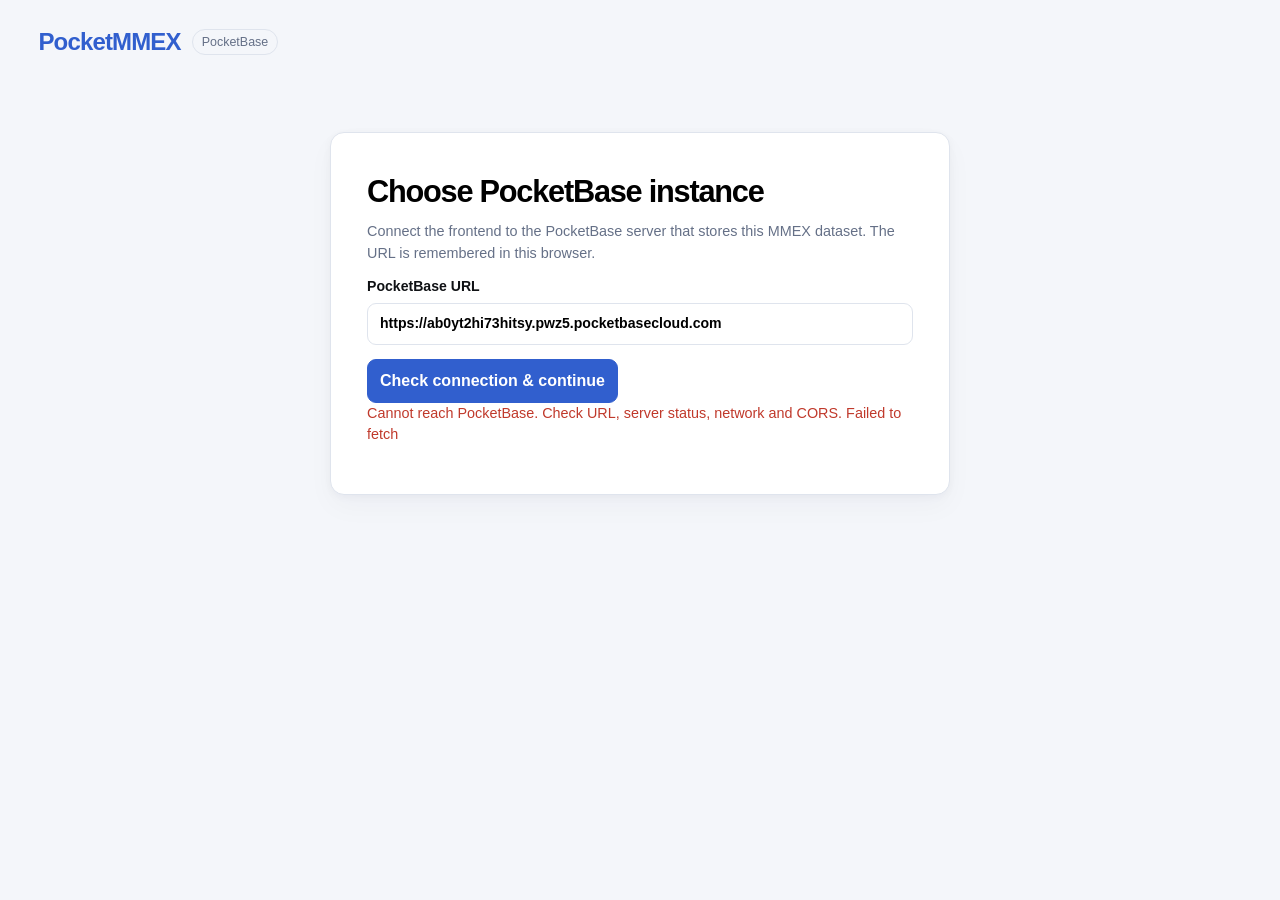
<file: docs/index.html>
<!doctype html>
<html lang="en">
<head>
  <meta charset="utf-8">
  <meta name="viewport" content="width=device-width, initial-scale=1">

  <!-- Google tag (gtag.js) -->
  <script async src="https://www.googletagmanager.com/gtag/js?id=G-BYSBS45NEY"></script>
  <script>
    window.dataLayer = window.dataLayer || [];
    function gtag(){dataLayer.push(arguments);}
    gtag('js', new Date());
    gtag('config', 'G-BYSBS45NEY', {
      page_title: 'PocketMMEX'
    });
  </script>

  <meta http-equiv="refresh" content="0; url=PocketBaseWebApp/">

  <title>PocketMMEX — MMEX Web</title>
</head>
<body>
  <p>
    <a href="PocketBaseWebApp/">Open PocketMMEX</a>
  </p>
</body>
</html>
</file>
<file: docs/PocketBaseWebApp/style.css>
:root {
  color-scheme: light dark;
  font-family: Inter, -apple-system, BlinkMacSystemFont, "Segoe UI", sans-serif;
  font-synthesis: none;
  text-rendering: optimizeLegibility;
  --accent: #315fce;
  --accent-strong: #244eaf;
  --accent-soft: #edf2ff;
  --line: #dfe4ed;
  --muted: #657087;
  --page: #f4f6fa;
  --surface: #fff;
  --surface-subtle: #f8f9fc;
  --shadow: 0 2px 8px #18233b0a, 0 12px 28px #18233b08;
  --radius: 14px;
}

@media (prefers-color-scheme: dark) {
  :root {
    --accent: #8baeff;
    --accent-strong: #a9c1ff;
    --accent-soft: #293653;
    --line: #343b49;
    --muted: #a4adbe;
    --page: #14171d;
    --surface: #1d222b;
    --surface-subtle: #242a35;
    --shadow: 0 2px 12px #0004;
  }
}

* { box-sizing: border-box; }
body {
  max-width: 1480px;
  margin: 0 auto;
  padding: 24px clamp(16px, 3vw, 42px) 72px;
  color: CanvasText;
  background: var(--page);
  line-height: 1.5;
}
h1, h2, h3, p { margin-top: 0; }
h1 { margin-bottom: 0; font-size: 1.5rem; letter-spacing: -.035em; }
h2 { margin: 0 0 6px; font-size: clamp(1.55rem, 2.4vw, 2rem); letter-spacing: -.04em; }
h3 { margin: 0 0 8px; font-size: 1.04rem; letter-spacing: -.015em; }
p { margin-bottom: 12px; }
.muted { color: var(--muted); }
.hint { font-size: .9rem; }
.small { font-size: .82rem; }
.hidden { display: none !important; }
.brandline { display: flex; align-items: center; gap: 11px; margin: 0 0 22px; }
.brandline h1 { color: var(--accent); }
.brandline .muted { padding: 3px 9px; border: 1px solid var(--line); border-radius: 99px; font-size: .78rem; }

.card, #loginScreen, #instanceScreen, #adminScreen {
  margin: 16px 0;
  padding: 20px;
  border: 1px solid var(--line);
  border-radius: var(--radius);
  background: var(--surface);
  box-shadow: var(--shadow);
}
#loginScreen, #instanceScreen { max-width: 620px; margin: 8vh auto 0; padding: clamp(22px, 4vw, 36px); }
#adminScreen { max-width: 920px; margin: 20px auto; }
#workspace > .toolbar {
  position: relative;
  display: flex;
  align-items: center;
  justify-content: space-between;
  gap: 16px;
  padding: 14px 17px;
  border: 1px solid var(--line);
  border-radius: var(--radius);
  background: var(--surface);
  box-shadow: var(--shadow);
}
#userEmail { font-size: .95rem; }
.instance-chip { max-width: min(60vw, 650px); overflow-wrap: anywhere; }

.toolbar, .row { display: flex; align-items: center; justify-content: space-between; gap: 10px; flex-wrap: wrap; }
.toolbar .row { justify-content: flex-start; }
.topnav {
  position: sticky;
  z-index: 5;
  top: 0;
  display: flex;
  gap: 4px;
  overflow-x: auto;
  margin: 12px 0 24px;
  padding: 7px;
  border: 1px solid var(--line);
  border-radius: 13px;
  background: color-mix(in srgb, var(--surface) 94%, transparent);
  box-shadow: var(--shadow);
  scrollbar-width: thin;
  backdrop-filter: blur(12px);
}
.topnav button { flex: 0 0 auto; border-color: transparent; background: transparent; box-shadow: none; }
.topnav button[aria-current="page"] { color: white; border-color: var(--accent); background: #315fce; }
.tab-count {
  display: inline-flex;
  min-width: 1.55em;
  height: 1.55em;
  align-items: center;
  justify-content: center;
  margin-left: 4px;
  padding: 0 5px;
  border: 1px solid currentColor;
  border-radius: 99px;
  font-size: .75em;
  line-height: 1;
  opacity: .7;
  font-variant-numeric: tabular-nums;
}
.topnav button[aria-current="page"] .tab-count { opacity: 1; }
.view { display: none; }
.view.active { display: block; animation: view-in .18s ease-out; }
@keyframes view-in { from { opacity: .55; transform: translateY(3px); } to { opacity: 1; transform: none; } }
.view > h2 { margin-bottom: 5px; }
.view > h2 + .muted, .view > h2 + p { margin-bottom: 20px; }

input, select, button {
  min-height: 40px;
  padding: 9px 12px;
  border: 1px solid var(--line);
  border-radius: 9px;
  color: CanvasText;
  background: var(--surface);
  font: inherit;
}
input, select { width: 100%; }
input, select, button, summary { transition: border-color .15s ease, box-shadow .15s ease, background-color .15s ease, transform .15s ease; }
input:focus, select:focus, button:focus-visible, summary:focus-visible { outline: none; border-color: var(--accent); box-shadow: 0 0 0 3px color-mix(in srgb, var(--accent) 22%, transparent); }
button { cursor: pointer; font-weight: 560; }
button:hover:not(:disabled) { border-color: color-mix(in srgb, var(--accent) 55%, var(--line)); background-color: var(--accent-soft); }
button:active:not(:disabled) { transform: translateY(1px); }
button:disabled { cursor: not-allowed; opacity: .5; }
button[type="submit"], #loginButton, #connectButton, #initializeButton { color: white; border-color: var(--accent); background: #315fce; }
button[type="submit"]:hover, #loginButton:hover, #connectButton:hover, #initializeButton:hover { color: white; border-color: var(--accent-strong); background: var(--accent-strong); }
button[data-refresh], #refreshTransactions, #clearTxFilters { color: var(--muted); }
label { display: grid; min-width: 0; gap: 6px; color: color-mix(in srgb, CanvasText 85%, var(--muted)); font-size: .88rem; font-weight: 560; }
form { display: grid; max-width: 640px; gap: 14px; }
.checkbox { display: flex; align-items: center; gap: 9px; font-weight: 450; }
.checkbox input, input[type="checkbox"] { width: 17px; min-height: 17px; height: 17px; margin: 0; accent-color: var(--accent); }
.error { color: #c0392b; white-space: pre-wrap; }
.ok { color: #16834a; }
.status { min-height: 1.3em; }
.warning, .success { padding: 11px 14px; border-left: 3px solid #d99a20; border-radius: 7px; background: color-mix(in srgb, #d99a20 9%, var(--surface)); }
.success { border-color: #16834a; background: color-mix(in srgb, #16834a 9%, var(--surface)); }
.pill { padding: 4px 10px; border: 1px solid var(--line); border-radius: 99px; color: var(--muted); font-size: .8rem; }

.stats { display: grid; grid-template-columns: repeat(3, minmax(0, 1fr)); gap: 13px; margin: 20px 0 12px; }
.stat { min-height: 112px; padding: 18px 20px; border: 1px solid var(--line); border-radius: var(--radius); background: var(--surface); box-shadow: var(--shadow); }
.stat .value { color: var(--accent); font-size: clamp(1.65rem, 3vw, 2.15rem); font-weight: 680; letter-spacing: -.04em; font-variant-numeric: tabular-nums; }
.stat .label { color: var(--muted); font-size: .86rem; }
#view-dashboard > .muted { margin: 12px 2px 18px; }
#view-dashboard > .muted button { min-height: unset; padding: 3px 7px; color: var(--accent); border-color: transparent; background: transparent; }
.overview-accounts { margin: 18px 0 24px; }
.overview-accounts .toolbar { margin: 0 2px 10px; }
.overview-accounts .toolbar h3 { margin: 0; }
.overview-accounts .toolbar button { min-height: 34px; padding: 6px 10px; color: var(--accent); }
.account-grid { display: grid; grid-template-columns: repeat(3, minmax(0, 1fr)); gap: 11px; }
.account-tile { min-width: 0; padding: 15px 17px; border: 1px solid var(--line); border-radius: 12px; background: var(--surface); box-shadow: var(--shadow); }
.account-tile-head { display: flex; align-items: center; justify-content: space-between; gap: 8px; color: var(--muted); font-size: .75rem; }
.account-type { overflow: hidden; text-overflow: ellipsis; white-space: nowrap; }
.account-currency { flex: 0 0 auto; padding: 2px 7px; border-radius: 99px; background: var(--surface-subtle); }
.account-tile h4 { overflow: hidden; margin: 10px 0 2px; font-size: .98rem; font-weight: 620; text-overflow: ellipsis; white-space: nowrap; }
.account-balance { overflow: hidden; color: var(--accent); font-size: clamp(1.15rem, 2vw, 1.55rem); font-weight: 680; letter-spacing: -.035em; font-variant-numeric: tabular-nums; text-overflow: ellipsis; white-space: nowrap; }
.account-subtitle { color: var(--muted); font-size: .76rem; }
.account-activity { width: 100%; min-height: 35px; margin-top: 12px; padding: 6px 9px; color: var(--accent); background: var(--surface-subtle); font-size: .84rem; }
.empty-state { margin: 0; padding: 16px; border: 1px dashed var(--line); border-radius: 11px; }

.filters { display: grid; grid-template-columns: repeat(auto-fit, minmax(190px, 1fr)); align-items: end; gap: 12px; max-width: 1100px; margin: 14px 0; }
.mini-overview { display: grid; grid-template-columns: repeat(auto-fit, minmax(138px, 1fr)); gap: 8px; margin: 12px 0 18px; }
.mini-stat { display: flex; min-width: 0; min-height: 62px; flex-direction: column; justify-content: center; gap: 1px; padding: 9px 12px; border: 1px solid var(--line); border-left: 3px solid color-mix(in srgb, var(--accent) 55%, var(--line)); border-radius: 9px; background: var(--surface); }
.mini-label { overflow: hidden; color: var(--muted); font-size: .72rem; font-weight: 620; letter-spacing: .035em; text-overflow: ellipsis; text-transform: uppercase; white-space: nowrap; }
.mini-stat strong { overflow: hidden; font-size: 1.02rem; font-weight: 670; text-overflow: ellipsis; white-space: nowrap; }
.mini-note { grid-column: 1 / -1; color: var(--muted); font-size: .78rem; }
#view-currencies > label { max-width: 440px; margin: 14px 0; }
.editgrid { display: grid; grid-template-columns: repeat(auto-fit, minmax(210px, 1fr)); gap: 14px; }
.editgrid label { min-width: 0; }
.list-head { display: flex; align-items: center; justify-content: space-between; gap: 10px; flex-wrap: wrap; margin-top: 18px; }

.form-panel { padding: 0; overflow: hidden; }
.form-panel summary { position: relative; cursor: pointer; list-style: none; padding: 16px 20px; }
.form-panel summary::-webkit-details-marker { display: none; }
.form-panel summary::after { content: "＋"; float: right; color: var(--muted); font-size: 1.15rem; }
.form-panel[open] summary { border-bottom: 1px solid var(--line); background: var(--surface-subtle); }
.form-panel[open] summary::after { content: "−"; }
.form-panel summary h3 { display: inline-block; margin: 0; }
.form-panel form, .form-panel > .status { margin: 18px 20px; }
.form-panel form { max-width: none; }
.form-panel > .status { margin-top: 0; }

.table-wrap { max-width: 100%; overflow-x: auto; border: 1px solid var(--line); border-radius: 11px; background: var(--surface); -webkit-overflow-scrolling: touch; }
table { width: 100%; border-collapse: separate; border-spacing: 0; margin: 0; font-size: .9rem; }
th, td { padding: 11px 12px; border-bottom: 1px solid var(--line); text-align: left; vertical-align: middle; }
th { position: sticky; z-index: 1; top: 0; color: var(--muted); background: var(--surface-subtle); font-size: .76rem; font-weight: 650; letter-spacing: .045em; text-transform: uppercase; white-space: nowrap; }
tbody tr:last-child td { border-bottom: 0; }
tbody tr { background: var(--surface); }
tbody tr:nth-child(even) { background: color-mix(in srgb, var(--surface-subtle) 68%, var(--surface)); }
tbody tr:hover { background: color-mix(in srgb, var(--accent-soft) 54%, var(--surface)); }
td.num, th.num { text-align: right; font-variant-numeric: tabular-nums; }
.amount-cell { font-variant-numeric: tabular-nums; white-space: nowrap; font-weight: 620; }
.investment-table { min-width: 1120px; }
.investment-table td { vertical-align: top; }
.investment-table td:first-child strong { display: block; max-width: 230px; }
.stock-symbol, .stock-currency { color: var(--muted); font-size: .76rem; }
.position-origin { display: inline-block; margin-top: 5px; color: var(--muted); font-size: .7rem; }
.orphan-badge { color: #b42318; font-weight: 600; }
.investment-account-link { display: block; min-height: 30px; margin-top: 6px; padding: 4px 8px; color: var(--accent); background: var(--surface-subtle); font-size: .76rem; }
.investment-details { min-width: 170px; }
.investment-details summary { cursor: pointer; color: var(--accent); font-size: .8rem; font-weight: 600; }
.investment-details ul { display: grid; gap: 6px; min-width: 300px; margin: 8px 0 0; padding: 0; list-style: none; }
.investment-details li { display: grid; grid-template-columns: 76px 58px auto auto; align-items: center; gap: 6px; color: var(--muted); font-size: .73rem; font-variant-numeric: tabular-nums; }
.investment-details .trade-action { color: CanvasText; font-weight: 600; }
.investment-details .trade-missing { display: block; color: #b42318; }
.investment-details small { display: block; margin-top: 6px; color: var(--muted); }
.price-list li { grid-template-columns: 90px auto; }
.money-out { color: #b42318; }
.money-in { color: #16834a; }
.money-neutral { color: var(--muted); }
.type-badge, .state-label { display: inline-block; padding: 3px 8px; border-radius: 99px; font-size: .76rem; font-weight: 620; white-space: nowrap; }
.type-deposit { color: #16834a; background: color-mix(in srgb, #16834a 12%, var(--surface)); }
.type-withdrawal { color: #b42318; background: color-mix(in srgb, #b42318 11%, var(--surface)); }
.type-transfer { color: #3867b2; background: color-mix(in srgb, #3867b2 12%, var(--surface)); }
.type-other { color: var(--muted); background: var(--surface-subtle); }
.state-label { margin-top: 5px; color: var(--muted); background: var(--surface-subtle); }
.state-reconciled { color: #16834a; background: color-mix(in srgb, #16834a 10%, var(--surface)); }
.state-void { color: #a15c00; background: color-mix(in srgb, #d88a00 13%, var(--surface)); }
.state-deleted { color: var(--muted); text-decoration: line-through; }

@media (prefers-color-scheme: dark) {
  .topnav button[aria-current="page"], button[type="submit"], #loginButton, #connectButton, #initializeButton { color: #101827; }
  .money-out { color: #ff9188; }
  .money-in { color: #62d69b; }
  .type-deposit, .state-reconciled { color: #62d69b; }
  .type-withdrawal { color: #ff9188; }
}
@media (max-width: 700px) {
  body { padding: 16px 12px 48px; }
  .brandline { margin-bottom: 16px; }
  #workspace > .toolbar { align-items: flex-start; }
  #workspace > .toolbar > .row { width: 100%; }
  #workspace > .toolbar > .row button { flex: 1; }
  .topnav { top: 0; margin: 10px -2px 20px; padding: 5px; border-radius: 11px; }
  .topnav button { min-height: 40px; padding: 8px 10px; }
  .card, #loginScreen, #instanceScreen, #adminScreen { padding: 15px; }
  .form-panel { padding: 0; }
  .form-panel summary { padding: 15px; }
  .form-panel form, .form-panel > .status { margin-right: 15px; margin-left: 15px; }
  .stats { grid-template-columns: repeat(2, minmax(0, 1fr)); gap: 9px; }
  .account-grid { grid-template-columns: repeat(2, minmax(0, 1fr)); gap: 8px; }
  .account-tile { padding: 12px; }
  .account-tile h4 { margin-top: 8px; }
  .stat { min-height: 92px; padding: 13px; }
  .filters, .editgrid { grid-template-columns: minmax(0, 1fr); }
  .mini-overview { grid-template-columns: repeat(2, minmax(0, 1fr)); gap: 7px; }
  input, select, button { min-height: 44px; font-size: 16px; }
  input[type="checkbox"] { min-height: 17px; }
  .table-wrap { margin-right: -1px; }
  table { min-width: 700px; }
  #recentBody table { min-width: 650px; }
  th, td { padding: 10px; }
}
@media (max-width: 390px) {
  .account-grid { grid-template-columns: minmax(0, 1fr); }
}
@media (prefers-reduced-motion: reduce) {
  *, *::before, *::after { scroll-behavior: auto !important; animation-duration: .01ms !important; transition-duration: .01ms !important; }
}
</file>
